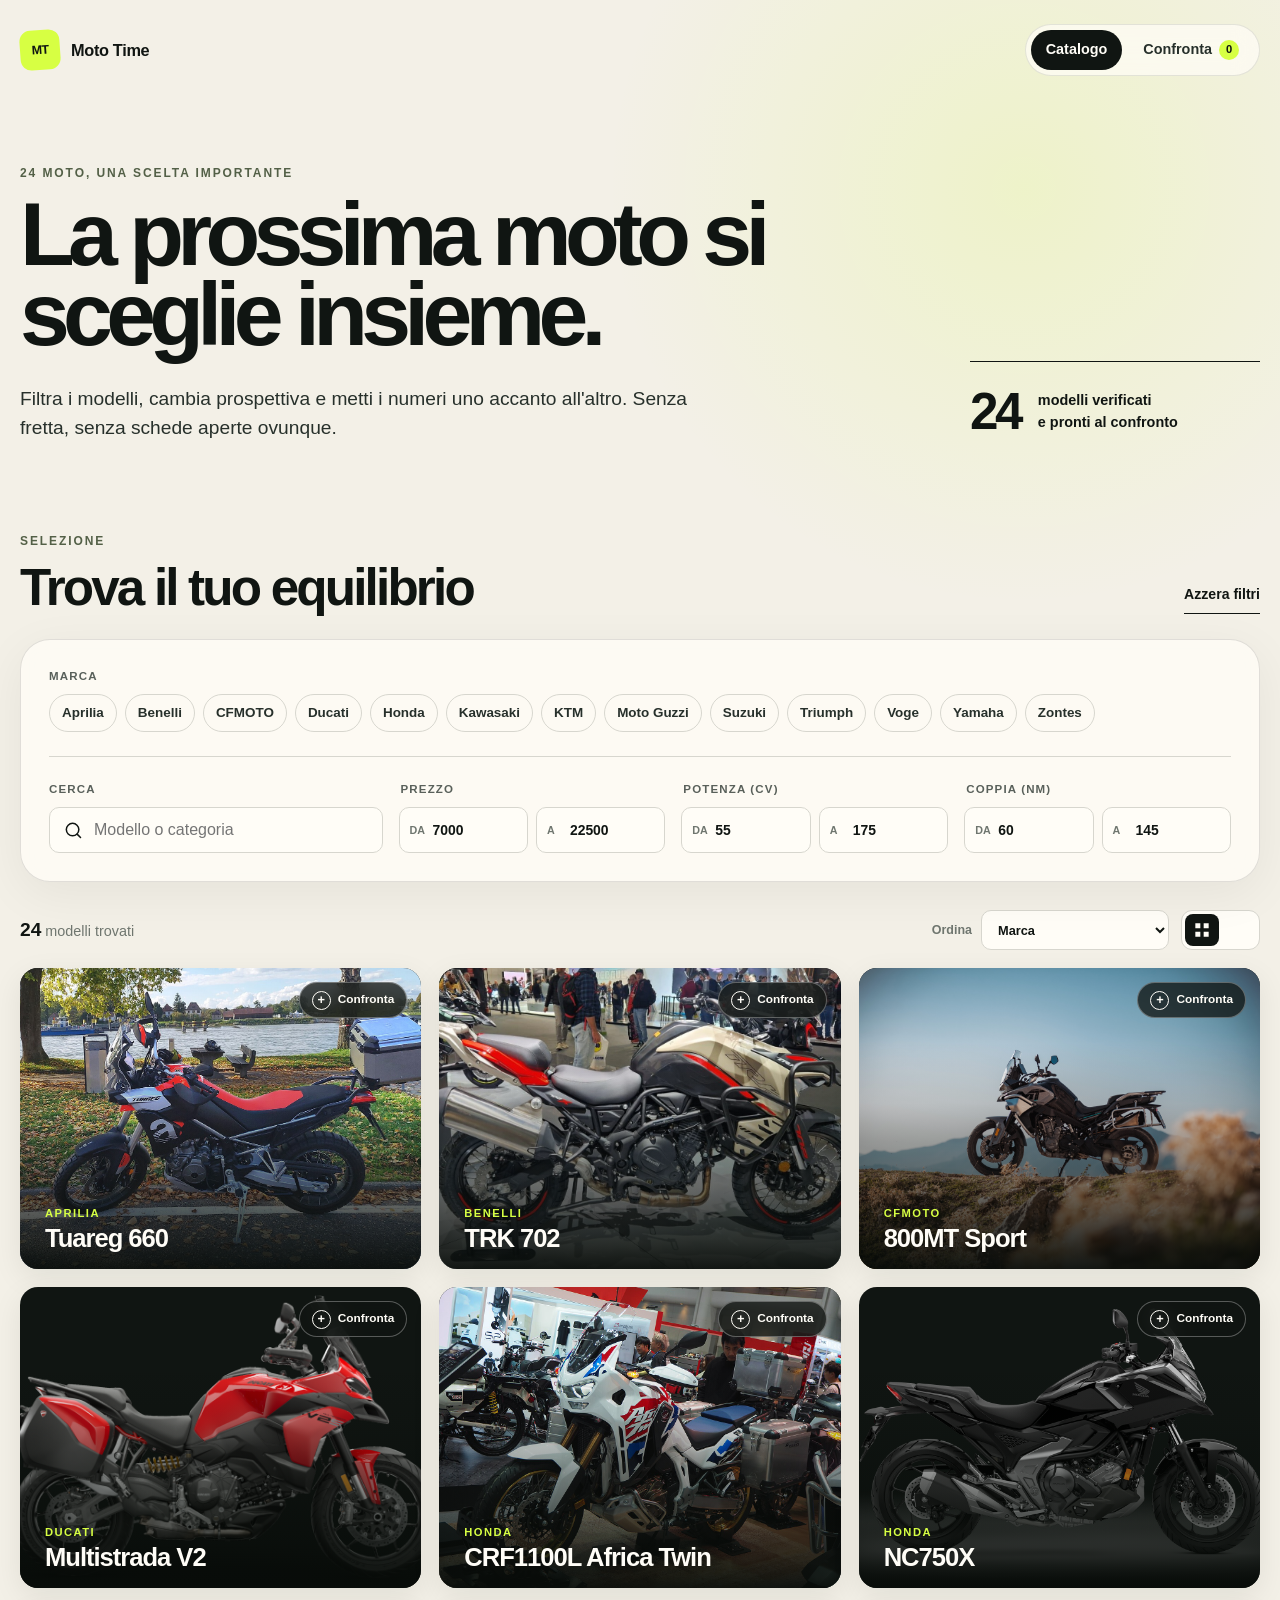
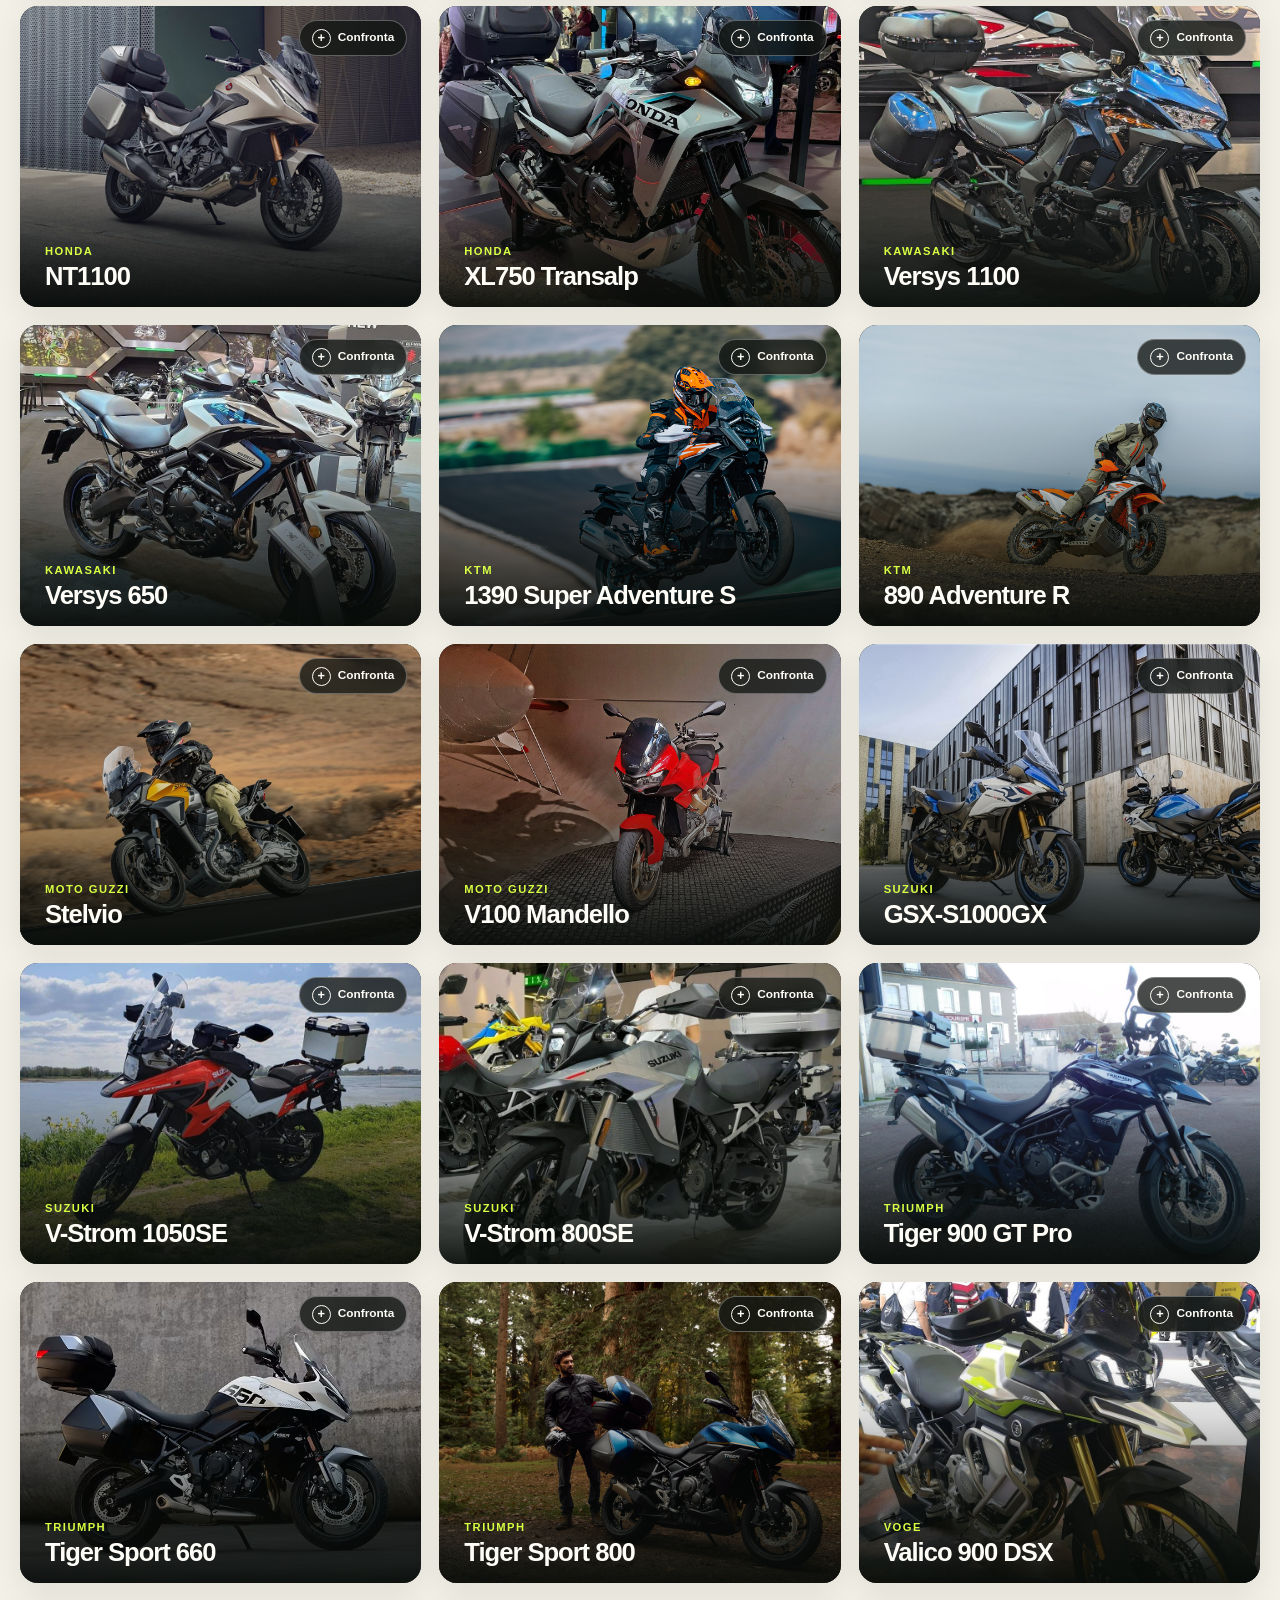
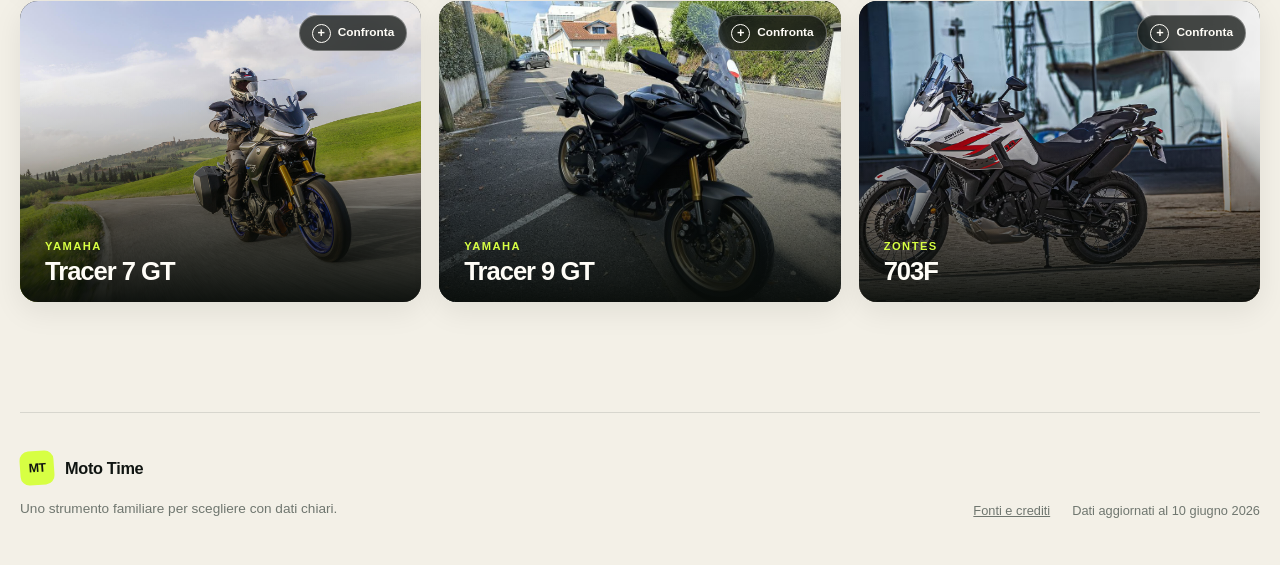
<file: index.html>
<!doctype html>
<html lang="it">
<head>
  <meta charset="utf-8">
  <meta name="viewport" content="width=device-width, initial-scale=1">
  <meta name="description" content="Confronta adventure, crossover e sport tourer per scegliere la prossima moto.">
  <title>Moto Time | Trova la moto giusta</title>
  <link rel="icon" href="assets/images/favicon.svg" type="image/svg+xml">
  <link rel="stylesheet" href="assets/css/styles.css">
</head>
<body data-page="catalog">
  <header class="site-header">
    <a class="brand-mark" href="index.html" aria-label="Moto Time, home">
      <span class="brand-mark__icon">MT</span>
      <span>Moto Time</span>
    </a>
    <nav class="main-nav" aria-label="Navigazione principale">
      <a class="is-active" href="index.html">Catalogo</a>
      <a href="compare.html">Confronta <span class="nav-badge" data-compare-count>0</span></a>
    </nav>
  </header>

  <main>
    <section class="hero">
      <div class="hero__copy">
        <p class="eyebrow">24 moto, una scelta importante</p>
        <h1>La prossima moto si sceglie insieme.</h1>
        <p>Filtra i modelli, cambia prospettiva e metti i numeri uno accanto all'altro. Senza fretta, senza schede aperte ovunque.</p>
      </div>
      <div class="hero__stat" aria-label="Riepilogo catalogo">
        <span class="hero__number">24</span>
        <span>modelli verificati<br>e pronti al confronto</span>
      </div>
    </section>

    <section class="catalog-shell" aria-labelledby="catalog-title">
      <div class="section-heading">
        <div>
          <p class="eyebrow">Selezione</p>
          <h2 id="catalog-title">Trova il tuo equilibrio</h2>
        </div>
        <button class="text-button" id="reset-filters" type="button">Azzera filtri</button>
      </div>

      <div class="filter-panel">
        <div class="filter-group filter-group--brands">
          <span class="filter-label">Marca</span>
          <div class="brand-options" id="brand-options" aria-label="Filtra per marca"></div>
        </div>

        <div class="filter-grid">
          <label class="search-field">
            <span class="filter-label">Cerca</span>
            <span class="input-with-icon">
              <svg aria-hidden="true" viewBox="0 0 24 24"><path d="m21 21-4.35-4.35m2.35-5.15a7.5 7.5 0 1 1-15 0 7.5 7.5 0 0 1 15 0Z"/></svg>
              <input id="search-input" type="search" placeholder="Modello o categoria">
            </span>
          </label>

          <fieldset class="range-field">
            <legend class="filter-label">Prezzo</legend>
            <div class="range-inputs">
              <label><span>da</span><input id="price-min" type="number" step="500" inputmode="numeric"></label>
              <label><span>a</span><input id="price-max" type="number" step="500" inputmode="numeric"></label>
            </div>
          </fieldset>

          <fieldset class="range-field">
            <legend class="filter-label">Potenza (CV)</legend>
            <div class="range-inputs">
              <label><span>da</span><input id="hp-min" type="number" step="5" inputmode="numeric"></label>
              <label><span>a</span><input id="hp-max" type="number" step="5" inputmode="numeric"></label>
            </div>
          </fieldset>

          <fieldset class="range-field">
            <legend class="filter-label">Coppia (Nm)</legend>
            <div class="range-inputs">
              <label><span>da</span><input id="torque-min" type="number" step="5" inputmode="numeric"></label>
              <label><span>a</span><input id="torque-max" type="number" step="5" inputmode="numeric"></label>
            </div>
          </fieldset>
        </div>
      </div>

      <div class="catalog-toolbar">
        <p><strong id="result-count">24</strong> modelli trovati</p>
        <div class="toolbar-actions">
          <label class="sort-control">
            <span>Ordina</span>
            <select id="sort-select">
              <option value="brand">Marca</option>
              <option value="price-asc">Prezzo crescente</option>
              <option value="price-desc">Prezzo decrescente</option>
              <option value="power-desc">Piu potenti</option>
              <option value="weight-asc">Piu leggere</option>
            </select>
          </label>
          <div class="view-switcher" aria-label="Tipo di visualizzazione">
            <button class="is-active" data-view="grid" type="button" aria-label="Vista a griglia" aria-pressed="true">
              <svg aria-hidden="true" viewBox="0 0 24 24"><path d="M4 4h6v6H4zm10 0h6v6h-6zM4 14h6v6H4zm10 0h6v6h-6z"/></svg>
            </button>
            <button data-view="list" type="button" aria-label="Vista a lista" aria-pressed="false">
              <svg aria-hidden="true" viewBox="0 0 24 24"><path d="M8 5h12M8 12h12M8 19h12M4 5h.01M4 12h.01M4 19h.01"/></svg>
            </button>
          </div>
        </div>
      </div>

      <div class="moto-collection moto-grid" id="moto-collection" aria-live="polite"></div>
      <div class="empty-state" id="empty-state" hidden>
        <span class="empty-state__mark">0</span>
        <h3>Nessuna moto con questi filtri</h3>
        <p>Allarga uno dei range oppure azzera la selezione.</p>
      </div>
    </section>
  </main>

  <div id="compare-tray"></div>

  <footer class="site-footer">
    <div>
      <a class="brand-mark brand-mark--footer" href="index.html"><span class="brand-mark__icon">MT</span><span>Moto Time</span></a>
      <p>Uno strumento familiare per scegliere con dati chiari.</p>
    </div>
    <div class="footer-links">
      <a href="credits.html">Fonti e crediti</a>
      <span>Dati aggiornati al 10 giugno 2026</span>
    </div>
  </footer>

  <script src="data/motorcycles.js"></script>
  <script src="assets/js/common.js"></script>
  <script src="assets/js/app.js"></script>
</body>
</html>
</file>
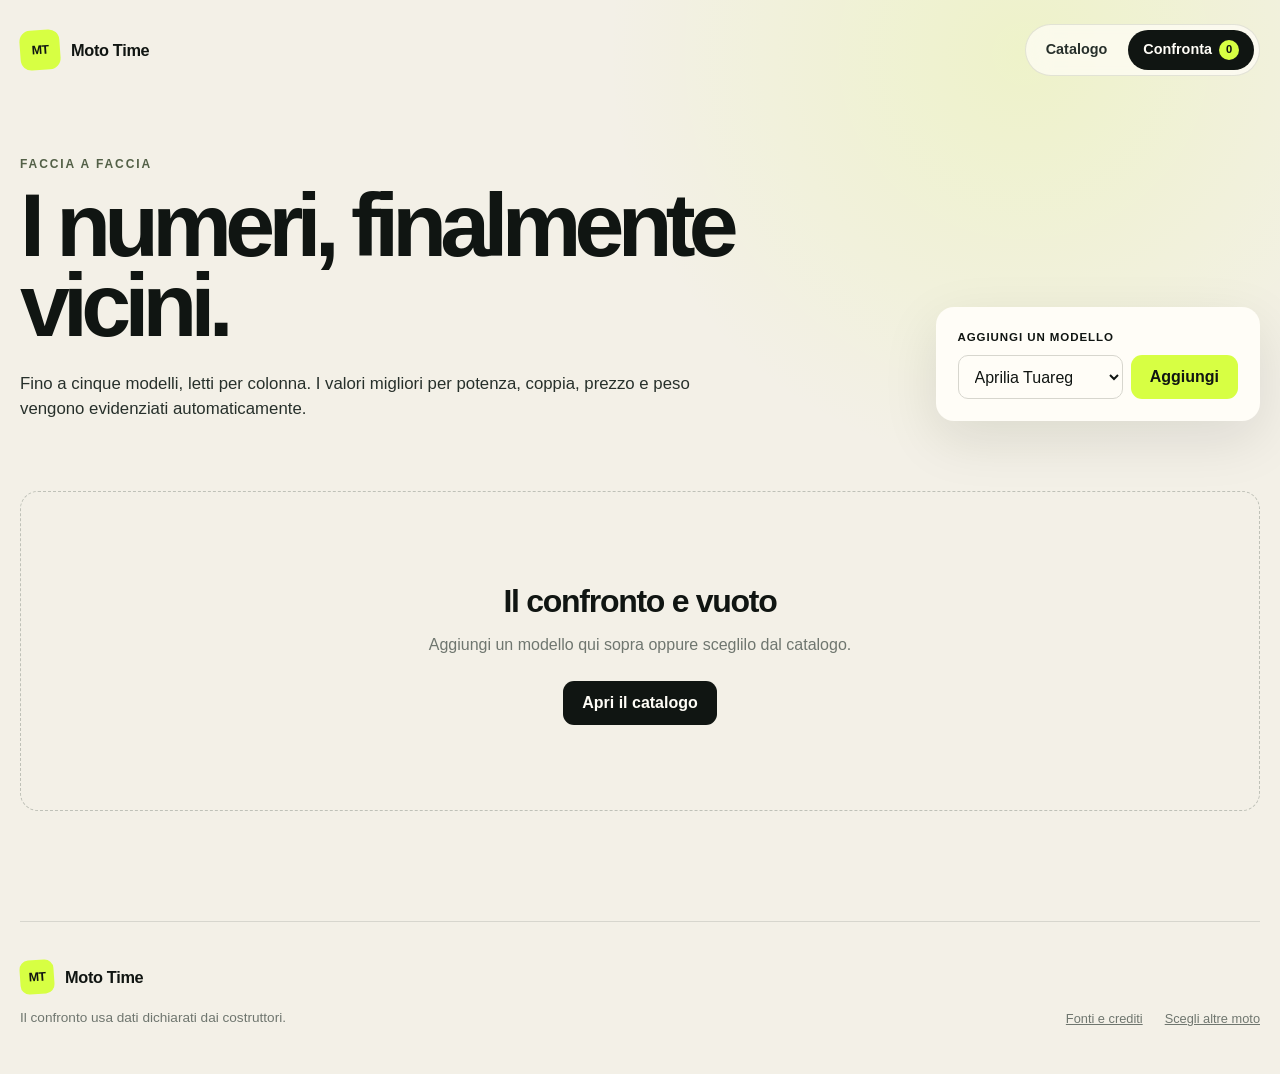
<file: compare.html>
<!doctype html>
<html lang="it">
<head>
  <meta charset="utf-8">
  <meta name="viewport" content="width=device-width, initial-scale=1">
  <meta name="description" content="Confronta direttamente prezzo, potenza, coppia e peso delle moto selezionate.">
  <title>Confronta moto | Moto Time</title>
  <link rel="icon" href="assets/images/favicon.svg" type="image/svg+xml">
  <link rel="stylesheet" href="assets/css/styles.css">
</head>
<body data-page="compare">
  <header class="site-header">
    <a class="brand-mark" href="index.html" aria-label="Moto Time, home"><span class="brand-mark__icon">MT</span><span>Moto Time</span></a>
    <nav class="main-nav" aria-label="Navigazione principale">
      <a href="index.html">Catalogo</a>
      <a class="is-active" href="compare.html">Confronta <span class="nav-badge" data-compare-count>0</span></a>
    </nav>
  </header>

  <main class="compare-page">
    <section class="page-intro">
      <div>
        <p class="eyebrow">Faccia a faccia</p>
        <h1>I numeri, finalmente vicini.</h1>
        <p>Fino a cinque modelli, letti per colonna. I valori migliori per potenza, coppia, prezzo e peso vengono evidenziati automaticamente.</p>
      </div>
      <div class="compare-add">
        <label for="compare-add-select">Aggiungi un modello</label>
        <div>
          <select id="compare-add-select"></select>
          <button class="button button--primary" id="compare-add-button" type="button">Aggiungi</button>
        </div>
      </div>
    </section>

    <section id="compare-root" aria-live="polite"></section>
  </main>

  <footer class="site-footer">
    <div>
      <a class="brand-mark brand-mark--footer" href="index.html"><span class="brand-mark__icon">MT</span><span>Moto Time</span></a>
      <p>Il confronto usa dati dichiarati dai costruttori.</p>
    </div>
    <div class="footer-links"><a href="credits.html">Fonti e crediti</a><a href="index.html">Scegli altre moto</a></div>
  </footer>

  <script src="data/motorcycles.js"></script>
  <script src="assets/js/common.js"></script>
  <script src="assets/js/compare.js"></script>
</body>
</html>
</file>
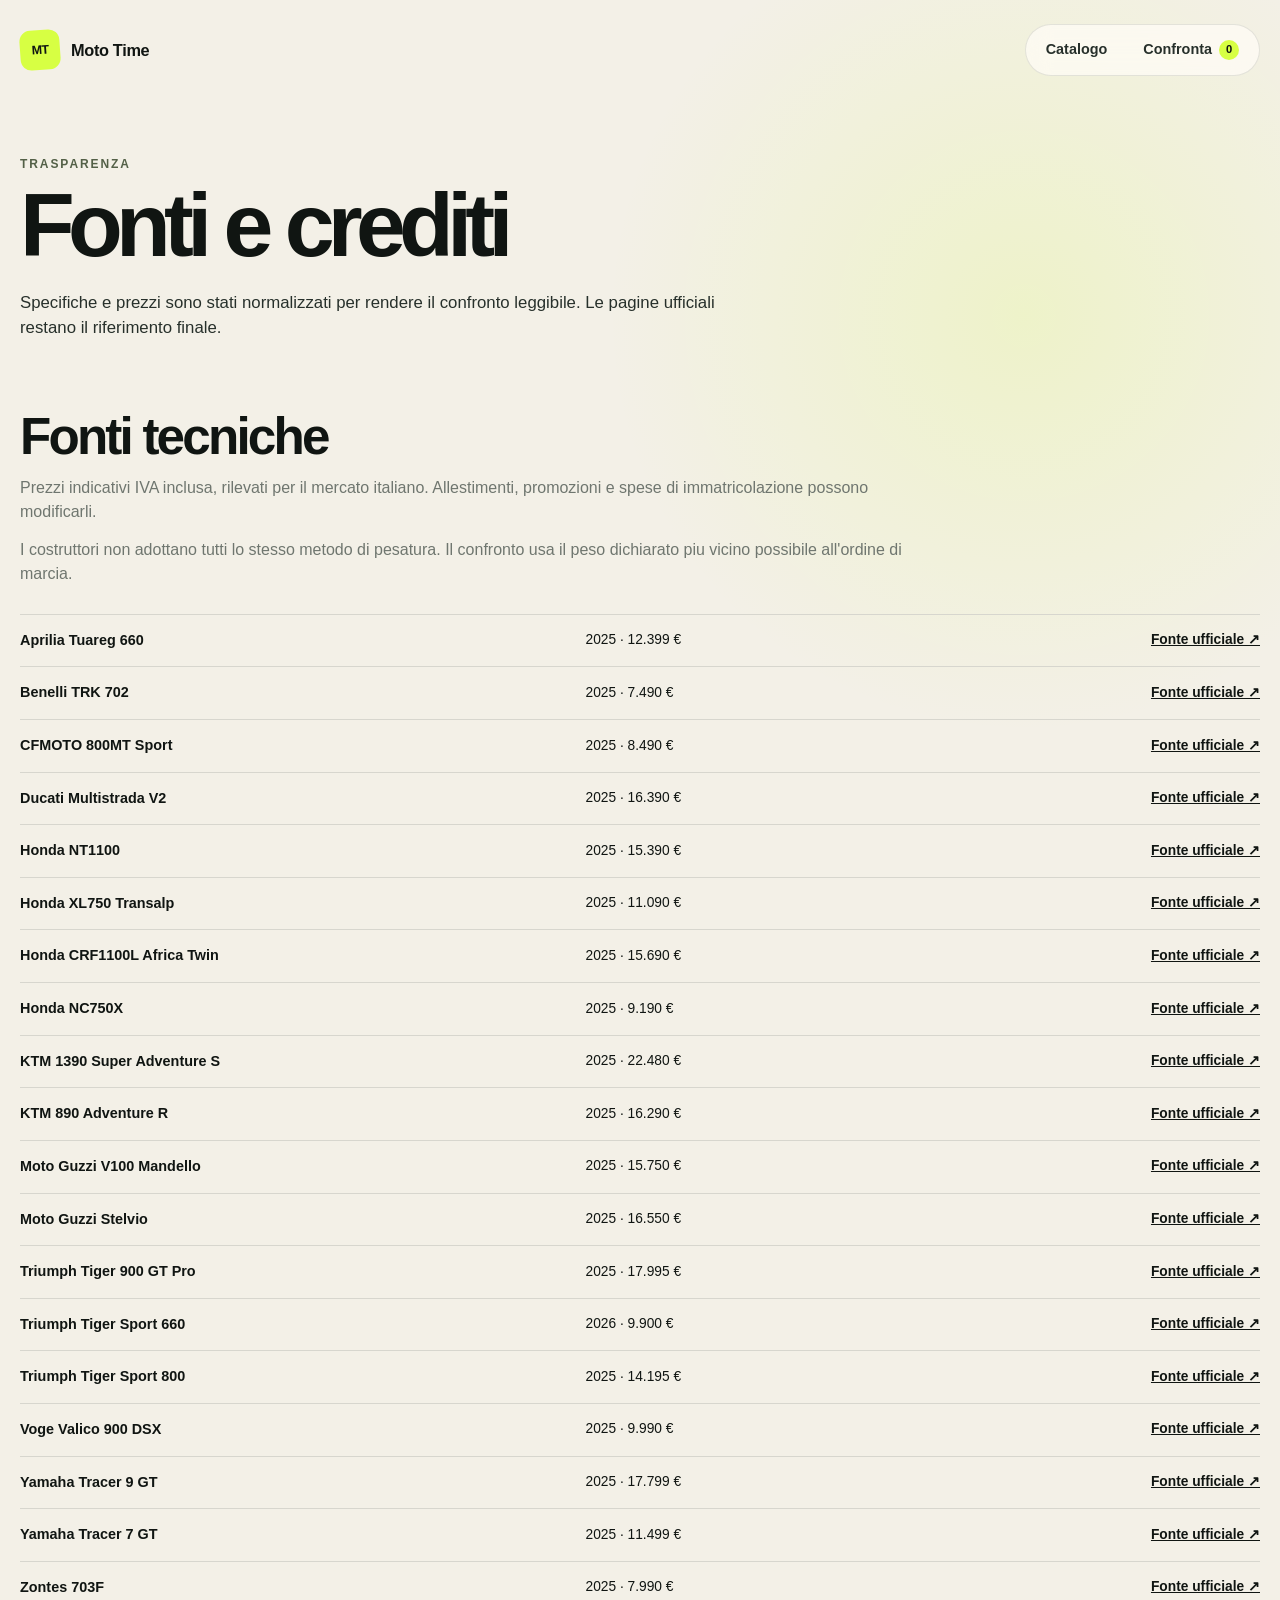
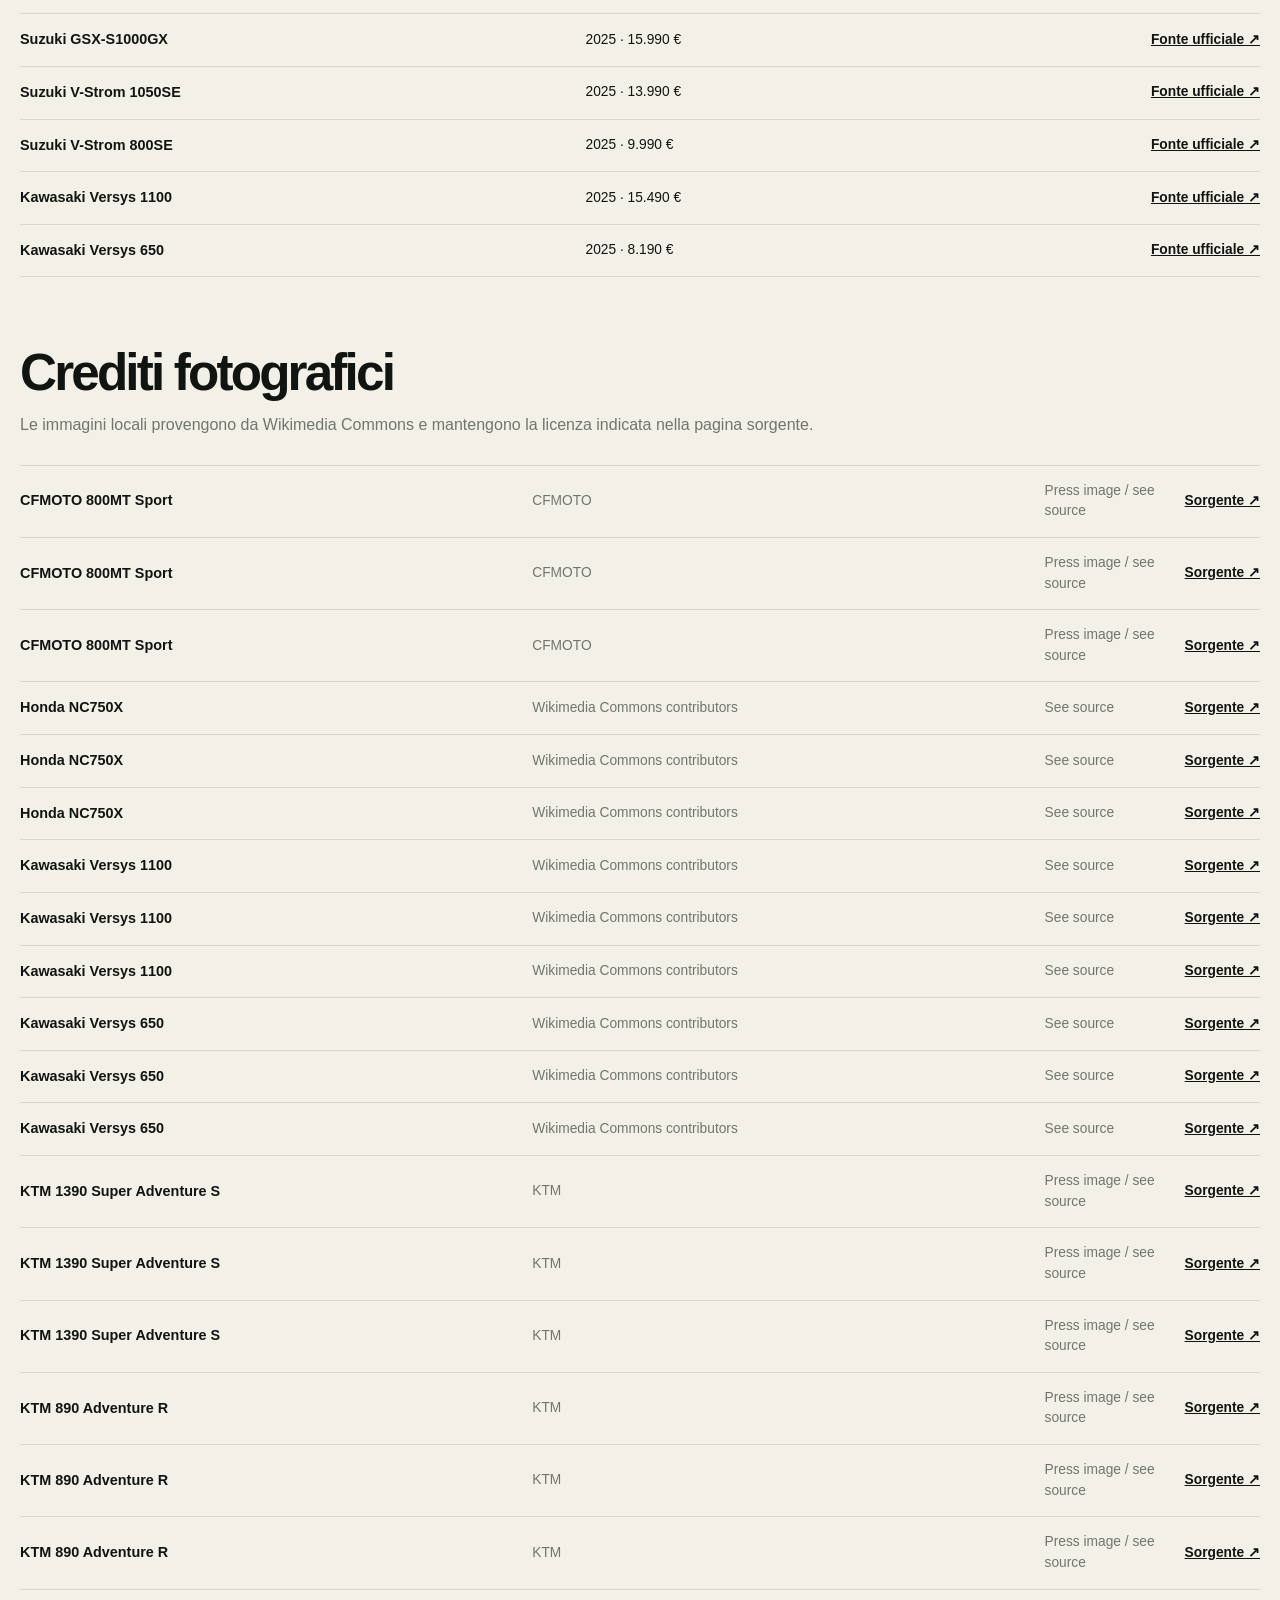
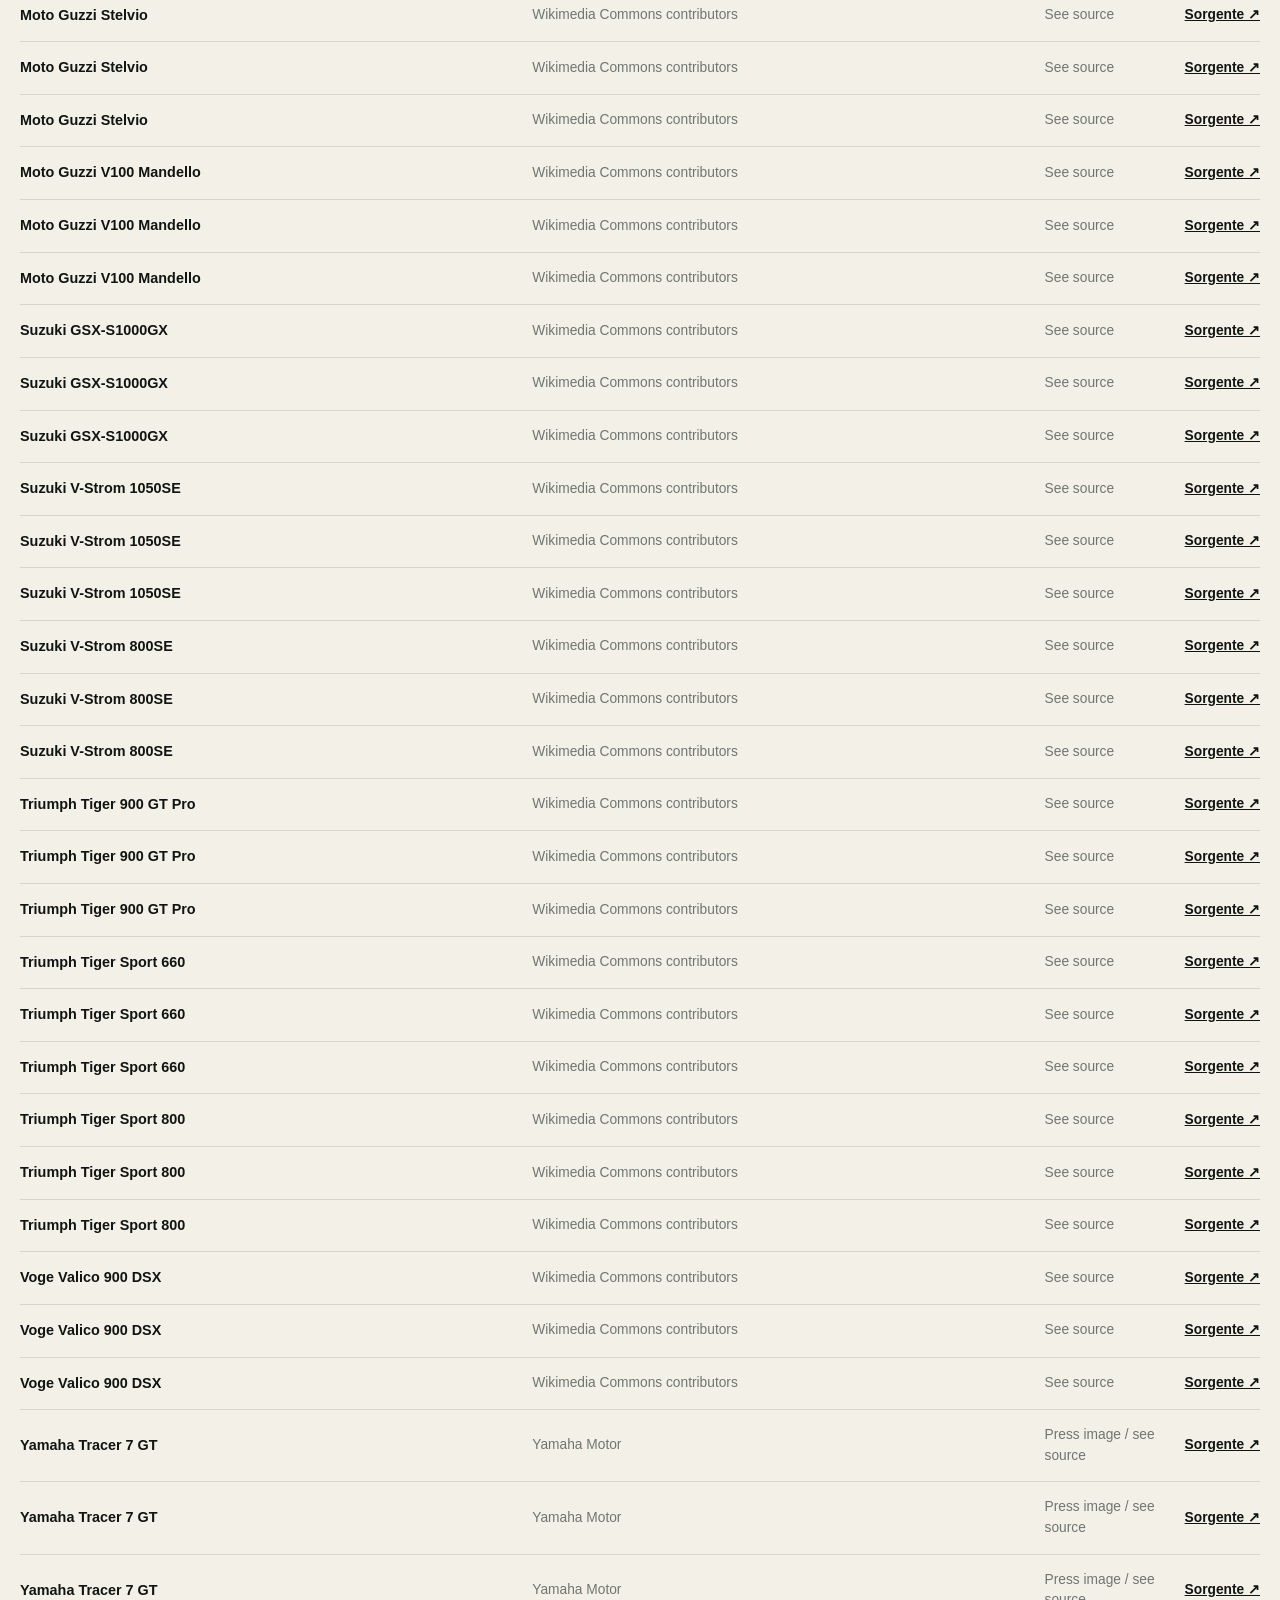
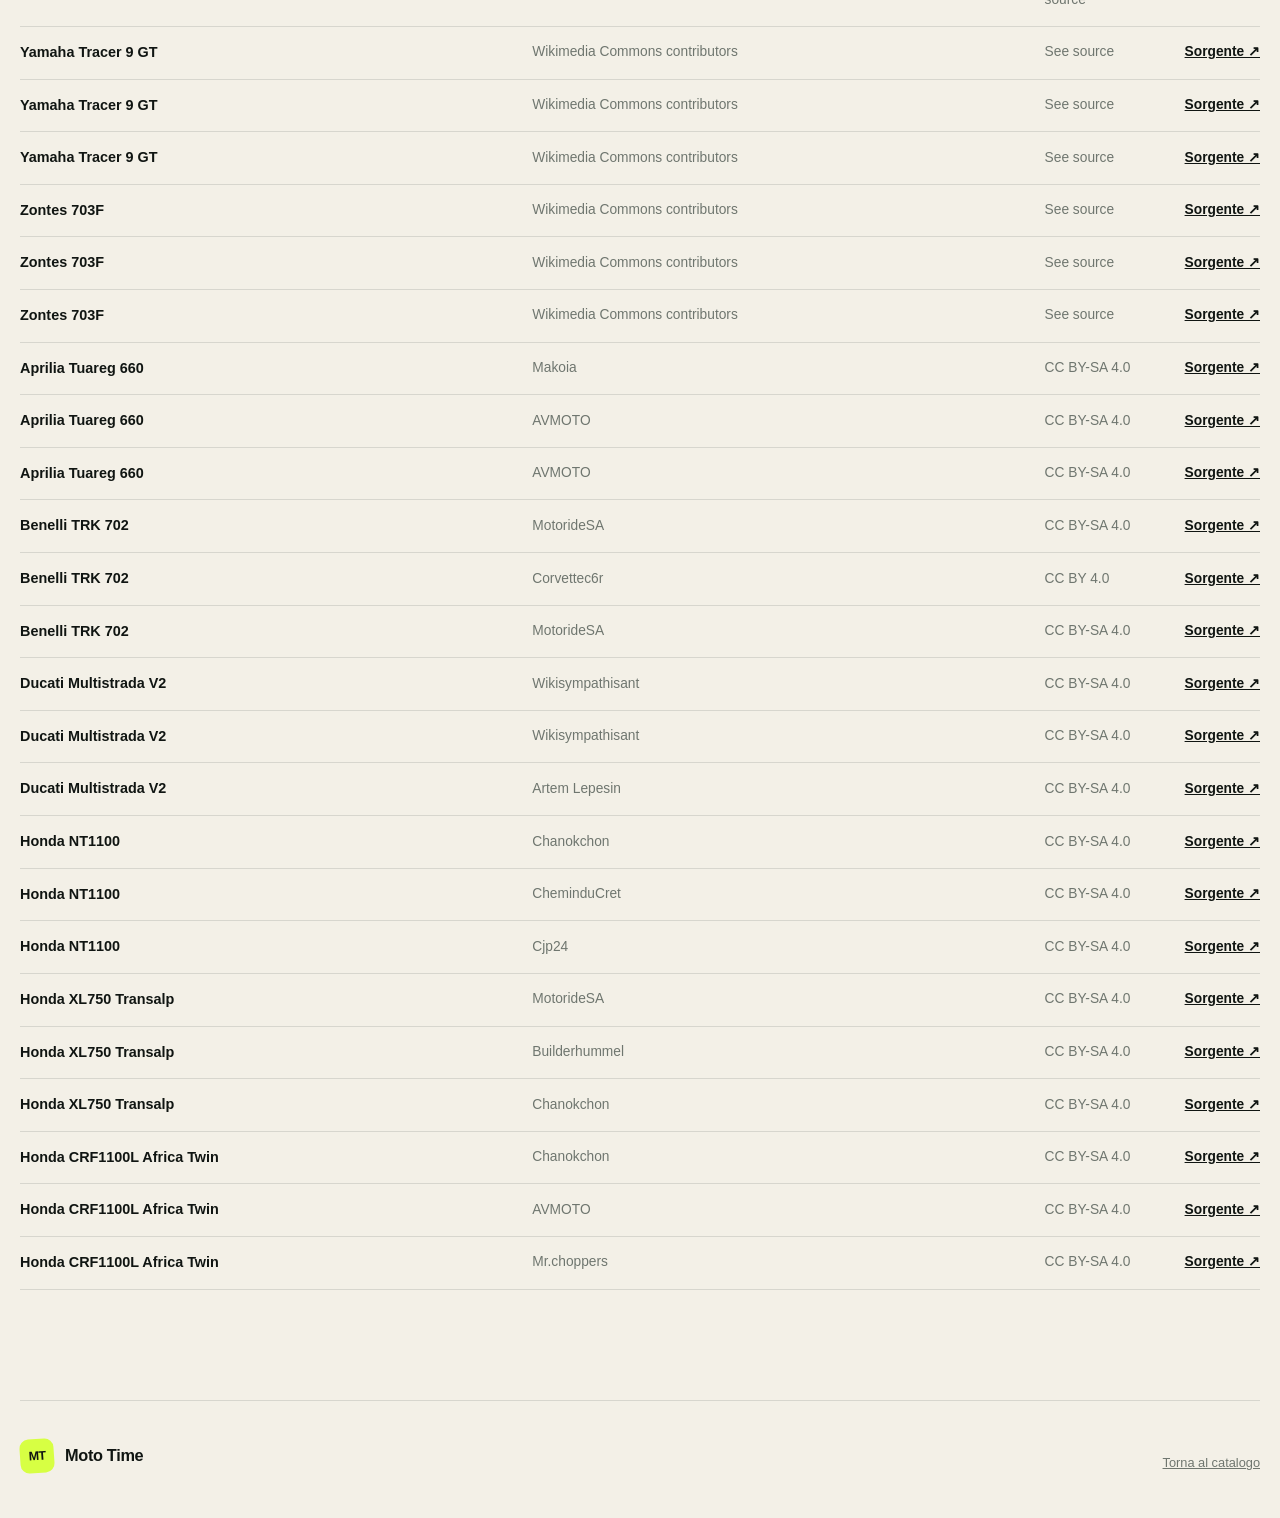
<file: credits.html>
<!doctype html>
<html lang="it">
<head>
  <meta charset="utf-8">
  <meta name="viewport" content="width=device-width, initial-scale=1">
  <meta name="description" content="Fonti dei dati e crediti fotografici di Moto Time.">
  <title>Fonti e crediti | Moto Time</title>
  <link rel="icon" href="assets/images/favicon.svg" type="image/svg+xml">
  <link rel="stylesheet" href="assets/css/styles.css">
</head>
<body data-page="credits">
  <header class="site-header">
    <a class="brand-mark" href="index.html" aria-label="Moto Time, home"><span class="brand-mark__icon">MT</span><span>Moto Time</span></a>
    <nav class="main-nav" aria-label="Navigazione principale">
      <a href="index.html">Catalogo</a>
      <a href="compare.html">Confronta <span class="nav-badge" data-compare-count>0</span></a>
    </nav>
  </header>

  <main class="credits-page">
    <section class="page-intro page-intro--compact">
      <div>
        <p class="eyebrow">Trasparenza</p>
        <h1>Fonti e crediti</h1>
        <p>Specifiche e prezzi sono stati normalizzati per rendere il confronto leggibile. Le pagine ufficiali restano il riferimento finale.</p>
      </div>
    </section>

    <section class="source-section">
      <h2>Fonti tecniche</h2>
      <p class="disclaimer" id="price-disclaimer"></p>
      <p class="disclaimer" id="weight-disclaimer"></p>
      <div class="source-list" id="source-list"></div>
    </section>

    <section class="source-section">
      <h2>Crediti fotografici</h2>
      <p class="disclaimer">Le immagini locali provengono da Wikimedia Commons e mantengono la licenza indicata nella pagina sorgente.</p>
      <div class="credit-list" id="credit-list"><p>Caricamento crediti...</p></div>
    </section>
  </main>

  <footer class="site-footer">
    <div>
      <a class="brand-mark brand-mark--footer" href="index.html"><span class="brand-mark__icon">MT</span><span>Moto Time</span></a>
    </div>
    <div class="footer-links"><a href="index.html">Torna al catalogo</a></div>
  </footer>

  <script src="data/motorcycles.js"></script>
  <script src="assets/js/common.js"></script>
  <script src="assets/js/credits.js"></script>
</body>
</html>
</file>
<file: assets/css/styles.css>
:root {
  --ink: #101512;
  --ink-soft: #27302b;
  --paper: #f3f0e7;
  --paper-bright: #fffdf7;
  --muted: #6f766f;
  --line: #d7d6ce;
  --accent: #d7ff43;
  --accent-dark: #a9cf1d;
  --danger: #c94c3d;
  --radius-sm: 10px;
  --radius-md: 18px;
  --radius-lg: 30px;
  --shadow: 0 18px 55px rgba(16, 21, 18, 0.1);
}

* {
  box-sizing: border-box;
}

html {
  scroll-behavior: smooth;
}

body {
  margin: 0;
  color: var(--ink);
  background:
    radial-gradient(circle at 80% 5%, rgba(215, 255, 67, 0.18), transparent 26rem),
    var(--paper);
  font-family: Inter, "Segoe UI", Arial, sans-serif;
  line-height: 1.5;
}

button,
input,
select {
  font: inherit;
}

button,
a,
select {
  -webkit-tap-highlight-color: transparent;
}

a {
  color: inherit;
}

img {
  display: block;
  max-width: 100%;
}

svg {
  width: 1.25rem;
  height: 1.25rem;
}

.site-header {
  position: relative;
  z-index: 20;
  display: flex;
  align-items: center;
  justify-content: space-between;
  width: min(100% - 40px, 1440px);
  margin: 0 auto;
  padding: 24px 0;
}

.brand-mark {
  display: inline-flex;
  gap: 11px;
  align-items: center;
  color: var(--ink);
  font-size: 1.02rem;
  font-weight: 800;
  letter-spacing: -0.02em;
  text-decoration: none;
}

.brand-mark__icon {
  display: grid;
  width: 40px;
  height: 40px;
  place-items: center;
  border-radius: 11px;
  color: var(--ink);
  background: var(--accent);
  font-size: 0.78rem;
  font-weight: 900;
  letter-spacing: -0.06em;
  transform: rotate(-4deg);
}

.main-nav {
  display: flex;
  align-items: center;
  gap: 6px;
  padding: 5px;
  border: 1px solid rgba(16, 21, 18, 0.1);
  border-radius: 999px;
  background: rgba(255, 253, 247, 0.72);
  backdrop-filter: blur(12px);
}

.main-nav a {
  display: inline-flex;
  gap: 7px;
  align-items: center;
  padding: 9px 15px;
  border-radius: 999px;
  color: var(--ink-soft);
  font-size: 0.9rem;
  font-weight: 700;
  text-decoration: none;
}

.main-nav a:hover,
.main-nav a.is-active {
  color: var(--paper-bright);
  background: var(--ink);
}

.nav-badge {
  display: grid;
  min-width: 20px;
  height: 20px;
  padding: 0 5px;
  place-items: center;
  border-radius: 99px;
  color: var(--ink);
  background: var(--accent);
  font-size: 0.7rem;
  font-weight: 900;
}

.hero {
  display: grid;
  grid-template-columns: minmax(0, 1.7fr) minmax(240px, 0.55fr);
  gap: 54px;
  align-items: end;
  width: min(100% - 40px, 1440px);
  margin: 64px auto 90px;
}

.hero__copy {
  max-width: 900px;
}

.eyebrow {
  margin: 0 0 12px;
  color: #536047;
  font-size: 0.75rem;
  font-weight: 900;
  letter-spacing: 0.16em;
  text-transform: uppercase;
}

.hero h1,
.page-intro h1,
.detail-title h1 {
  margin: 0;
  max-width: 1000px;
  font-size: clamp(3.1rem, 7vw, 7.3rem);
  font-weight: 800;
  letter-spacing: -0.075em;
  line-height: 0.9;
}

.hero__copy > p:last-child {
  max-width: 680px;
  margin: 30px 0 0;
  color: var(--ink-soft);
  font-size: clamp(1.05rem, 1.5vw, 1.3rem);
}

.hero__stat {
  display: flex;
  gap: 18px;
  align-items: center;
  padding: 24px 0 5px;
  border-top: 1px solid var(--ink);
  font-size: 0.9rem;
  font-weight: 700;
}

.hero__number {
  font-size: 3.2rem;
  font-weight: 850;
  letter-spacing: -0.07em;
  line-height: 1;
}

.catalog-shell,
.detail-page,
.compare-page,
.credits-page {
  width: min(100% - 40px, 1440px);
  margin: 0 auto;
}

.section-heading {
  display: flex;
  align-items: end;
  justify-content: space-between;
  margin-bottom: 25px;
}

.section-heading h2,
.source-section h2 {
  margin: 0;
  font-size: clamp(2rem, 4vw, 3.5rem);
  letter-spacing: -0.055em;
  line-height: 1;
}

.text-button {
  padding: 8px 0;
  border: 0;
  border-bottom: 1px solid currentColor;
  color: var(--ink);
  background: transparent;
  font-size: 0.88rem;
  font-weight: 800;
  cursor: pointer;
}

.filter-panel {
  padding: 28px;
  border: 1px solid rgba(16, 21, 18, 0.12);
  border-radius: var(--radius-lg);
  background: rgba(255, 253, 247, 0.78);
  box-shadow: 0 12px 50px rgba(16, 21, 18, 0.06);
  backdrop-filter: blur(14px);
}

.filter-label {
  display: block;
  margin: 0 0 9px;
  color: #59605a;
  font-size: 0.72rem;
  font-weight: 900;
  letter-spacing: 0.1em;
  text-transform: uppercase;
}

.brand-options {
  display: flex;
  flex-wrap: wrap;
  gap: 8px;
}

.brand-chip {
  padding: 8px 12px;
  border: 1px solid var(--line);
  border-radius: 999px;
  color: var(--ink-soft);
  background: transparent;
  font-size: 0.84rem;
  font-weight: 750;
  cursor: pointer;
  transition: 160ms ease;
}

.brand-chip:hover {
  border-color: var(--ink);
}

.brand-chip.is-selected {
  border-color: var(--ink);
  color: var(--paper-bright);
  background: var(--ink);
}

.brand-chip.is-selected::before {
  content: "✓";
  margin-right: 6px;
  color: var(--accent);
}

.filter-grid {
  display: grid;
  grid-template-columns: 1.25fr repeat(3, minmax(180px, 1fr));
  gap: 16px;
  margin-top: 24px;
  padding-top: 24px;
  border-top: 1px solid var(--line);
}

.search-field,
.range-field {
  min-width: 0;
  margin: 0;
  padding: 0;
  border: 0;
}

.input-with-icon {
  position: relative;
  display: block;
}

.input-with-icon svg {
  position: absolute;
  top: 50%;
  left: 14px;
  fill: none;
  stroke: currentColor;
  stroke-linecap: round;
  stroke-width: 1.8;
  transform: translateY(-50%);
}

.input-with-icon input,
.range-inputs input,
.sort-control select,
.compare-add select {
  width: 100%;
  border: 1px solid var(--line);
  border-radius: var(--radius-sm);
  outline: none;
  color: var(--ink);
  background: var(--paper-bright);
  transition: border-color 150ms ease, box-shadow 150ms ease;
}

.input-with-icon input {
  height: 46px;
  padding: 0 14px 0 44px;
}

.input-with-icon input:focus,
.range-inputs input:focus,
.sort-control select:focus,
.compare-add select:focus {
  border-color: var(--ink);
  box-shadow: 0 0 0 3px rgba(215, 255, 67, 0.55);
}

.range-inputs {
  display: grid;
  grid-template-columns: 1fr 1fr;
  gap: 8px;
}

.range-inputs label {
  position: relative;
}

.range-inputs label span {
  position: absolute;
  top: 50%;
  left: 11px;
  z-index: 1;
  color: var(--muted);
  font-size: 0.67rem;
  font-weight: 800;
  text-transform: uppercase;
  transform: translateY(-50%);
}

.range-inputs input {
  height: 46px;
  padding: 0 8px 0 33px;
  font-size: 0.87rem;
  font-weight: 750;
}

.catalog-toolbar {
  display: flex;
  align-items: center;
  justify-content: space-between;
  margin: 28px 0 18px;
}

.catalog-toolbar p {
  margin: 0;
  color: var(--muted);
  font-size: 0.9rem;
}

.catalog-toolbar strong {
  color: var(--ink);
  font-size: 1.2rem;
}

.toolbar-actions {
  display: flex;
  gap: 12px;
  align-items: center;
}

.sort-control {
  display: flex;
  gap: 9px;
  align-items: center;
  color: var(--muted);
  font-size: 0.78rem;
  font-weight: 750;
}

.sort-control select {
  width: auto;
  height: 40px;
  padding: 0 34px 0 12px;
  font-size: 0.8rem;
  font-weight: 750;
}

.view-switcher {
  display: flex;
  gap: 3px;
  padding: 3px;
  border: 1px solid var(--line);
  border-radius: 11px;
  background: var(--paper-bright);
}

.view-switcher button {
  display: grid;
  width: 34px;
  height: 32px;
  padding: 0;
  place-items: center;
  border: 0;
  border-radius: 8px;
  color: var(--muted);
  background: transparent;
  cursor: pointer;
}

.view-switcher button.is-active {
  color: var(--paper-bright);
  background: var(--ink);
}

.view-switcher svg {
  fill: currentColor;
}

.moto-grid {
  display: grid;
  grid-template-columns: repeat(3, minmax(0, 1fr));
  gap: 18px;
}

.moto-card {
  position: relative;
  min-width: 0;
  overflow: hidden;
  border-radius: var(--radius-md);
  background: var(--ink);
  box-shadow: 0 9px 30px rgba(16, 21, 18, 0.08);
  isolation: isolate;
}

.moto-card__link {
  display: block;
  height: 100%;
  color: var(--paper-bright);
  text-decoration: none;
}

.moto-card__image {
  width: 100%;
  aspect-ratio: 4 / 3;
  object-fit: cover;
  transition: transform 500ms cubic-bezier(0.2, 0.75, 0.25, 1), filter 300ms ease;
}

.moto-card::after {
  position: absolute;
  inset: 0;
  z-index: 1;
  background: linear-gradient(to top, rgba(8, 12, 9, 0.95) 0%, rgba(8, 12, 9, 0.15) 55%, transparent 75%);
  content: "";
  pointer-events: none;
}

.moto-card__content {
  position: absolute;
  right: 0;
  bottom: 0;
  left: 0;
  z-index: 2;
  padding: 25px;
  transform: translateY(42px);
  transition: transform 300ms cubic-bezier(0.2, 0.75, 0.25, 1);
}

.moto-card__brand {
  display: block;
  margin-bottom: 4px;
  color: var(--accent);
  font-size: 0.7rem;
  font-weight: 900;
  letter-spacing: 0.13em;
  text-transform: uppercase;
}

.moto-card h3 {
  margin: 0;
  font-size: clamp(1.35rem, 2vw, 2rem);
  letter-spacing: -0.04em;
  line-height: 1.05;
}

.moto-card__quick-specs {
  display: flex;
  gap: 15px;
  margin-top: 15px;
  opacity: 0;
  color: rgba(255, 255, 255, 0.84);
  font-size: 0.8rem;
  font-weight: 750;
  transition: opacity 250ms ease;
}

.moto-card:hover .moto-card__image,
.moto-card:focus-within .moto-card__image {
  filter: saturate(0.8) brightness(0.75);
  transform: scale(1.045);
}

.moto-card:hover .moto-card__content,
.moto-card:focus-within .moto-card__content {
  transform: translateY(0);
}

.moto-card:hover .moto-card__quick-specs,
.moto-card:focus-within .moto-card__quick-specs {
  opacity: 1;
}

.compare-toggle {
  position: absolute;
  top: 14px;
  right: 14px;
  z-index: 4;
  display: inline-flex;
  gap: 7px;
  align-items: center;
  min-height: 36px;
  padding: 0 12px;
  border: 1px solid rgba(255, 255, 255, 0.3);
  border-radius: 999px;
  color: var(--paper-bright);
  background: rgba(16, 21, 18, 0.76);
  font-size: 0.74rem;
  font-weight: 850;
  cursor: pointer;
  backdrop-filter: blur(10px);
}

.compare-toggle::before {
  display: grid;
  width: 17px;
  height: 17px;
  place-items: center;
  border: 1px solid currentColor;
  border-radius: 50%;
  content: "+";
  font-size: 0.8rem;
  line-height: 1;
}

.compare-toggle.is-selected {
  border-color: var(--accent);
  color: var(--ink);
  background: var(--accent);
}

.compare-toggle.is-selected::before {
  content: "✓";
}

.moto-list {
  display: grid;
  gap: 10px;
}

.moto-list .moto-card {
  min-height: 136px;
  border: 1px solid var(--line);
  background: var(--paper-bright);
  box-shadow: none;
}

.moto-list .moto-card::after {
  display: none;
}

.moto-list .moto-card__link {
  display: grid;
  grid-template-columns: 180px minmax(220px, 1fr) minmax(380px, 1.7fr);
  align-items: center;
  min-height: 136px;
  color: var(--ink);
}

.moto-list .moto-card__image {
  width: 180px;
  height: 136px;
  aspect-ratio: auto;
}

.moto-list .moto-card__content {
  position: static;
  padding: 22px 24px;
  transform: none;
}

.moto-list .moto-card__brand {
  color: #607147;
}

.moto-list .moto-card h3 {
  font-size: 1.35rem;
}

.moto-list .moto-card__quick-specs {
  display: grid;
  grid-template-columns: repeat(4, 1fr);
  gap: 8px;
  margin: 0;
  padding: 0 90px 0 10px;
  opacity: 1;
  color: var(--ink-soft);
}

.moto-list .moto-card__quick-specs span {
  display: flex;
  flex-direction: column;
  padding-left: 16px;
  border-left: 1px solid var(--line);
  font-size: 1rem;
  font-weight: 850;
}

.moto-list .moto-card__quick-specs span::before {
  margin-bottom: 3px;
  color: var(--muted);
  font-size: 0.65rem;
  font-weight: 800;
  letter-spacing: 0.07em;
  text-transform: uppercase;
}

.moto-list .moto-card__quick-specs span:nth-child(1)::before { content: "Prezzo"; }
.moto-list .moto-card__quick-specs span:nth-child(2)::before { content: "Potenza"; }
.moto-list .moto-card__quick-specs span:nth-child(3)::before { content: "Coppia"; }
.moto-list .moto-card__quick-specs span:nth-child(4)::before { content: "Peso"; }

.moto-list .moto-card:hover .moto-card__image {
  filter: none;
  transform: scale(1.03);
}

.moto-list .compare-toggle {
  top: 50%;
  border-color: var(--line);
  color: var(--ink);
  background: var(--paper);
  transform: translateY(-50%);
}

.moto-list .compare-toggle.is-selected {
  border-color: var(--accent-dark);
  background: var(--accent);
}

.empty-state {
  padding: 90px 20px;
  border: 1px dashed #bbbdb4;
  border-radius: var(--radius-md);
  text-align: center;
}

.empty-state__mark {
  display: block;
  color: #c8c9c1;
  font-size: 7rem;
  font-weight: 900;
  letter-spacing: -0.1em;
  line-height: 0.8;
}

.empty-state h3 {
  margin: 22px 0 5px;
  font-size: 1.5rem;
}

.empty-state p {
  margin: 0;
  color: var(--muted);
}

.compare-tray {
  position: fixed;
  right: 24px;
  bottom: 24px;
  left: 24px;
  z-index: 30;
  display: flex;
  gap: 20px;
  align-items: center;
  justify-content: space-between;
  width: min(calc(100% - 48px), 920px);
  margin: 0 auto;
  padding: 12px 14px 12px 18px;
  border: 1px solid rgba(255, 255, 255, 0.16);
  border-radius: 18px;
  color: var(--paper-bright);
  background: rgba(16, 21, 18, 0.94);
  box-shadow: 0 18px 60px rgba(0, 0, 0, 0.3);
  backdrop-filter: blur(14px);
  animation: tray-in 220ms ease-out;
}

@keyframes tray-in {
  from { opacity: 0; transform: translateY(18px); }
  to { opacity: 1; transform: translateY(0); }
}

.compare-tray__items {
  display: flex;
  gap: 8px;
  min-width: 0;
  overflow: hidden;
}

.compare-tray__item {
  display: flex;
  gap: 8px;
  align-items: center;
  min-width: 0;
  padding: 5px 9px 5px 5px;
  border: 1px solid rgba(255, 255, 255, 0.14);
  border-radius: 10px;
  font-size: 0.75rem;
  font-weight: 750;
}

.compare-tray__item img {
  width: 38px;
  height: 30px;
  border-radius: 6px;
  object-fit: cover;
}

.compare-tray__item span {
  max-width: 105px;
  overflow: hidden;
  text-overflow: ellipsis;
  white-space: nowrap;
}

.compare-tray__item button {
  padding: 2px;
  border: 0;
  color: #a9afa9;
  background: transparent;
  cursor: pointer;
}

.button {
  display: inline-flex;
  gap: 8px;
  align-items: center;
  justify-content: center;
  min-height: 44px;
  padding: 0 18px;
  border: 1px solid transparent;
  border-radius: 11px;
  font-weight: 850;
  text-decoration: none;
  cursor: pointer;
}

.button--primary {
  color: var(--ink);
  background: var(--accent);
}

.button--primary:hover {
  background: #e1ff70;
}

.button--dark {
  color: var(--paper-bright);
  background: var(--ink);
}

.button--outline {
  border-color: var(--line);
  color: var(--ink);
  background: transparent;
}

.button--outline:hover {
  border-color: var(--ink);
}

.site-footer {
  display: flex;
  align-items: end;
  justify-content: space-between;
  width: min(100% - 40px, 1440px);
  margin: 110px auto 0;
  padding: 38px 0 45px;
  border-top: 1px solid var(--line);
}

.brand-mark--footer .brand-mark__icon {
  width: 34px;
  height: 34px;
  border-radius: 9px;
}

.site-footer p {
  margin: 14px 0 0;
  color: var(--muted);
  font-size: 0.85rem;
}

.footer-links {
  display: flex;
  gap: 22px;
  align-items: center;
  color: var(--muted);
  font-size: 0.8rem;
}

.footer-links a:hover {
  color: var(--ink);
}

/* Detail page */
.detail-page {
  margin-top: 45px;
}

.breadcrumb {
  display: flex;
  gap: 8px;
  align-items: center;
  margin-bottom: 30px;
  color: var(--muted);
  font-size: 0.82rem;
}

.breadcrumb a {
  font-weight: 750;
}

.detail-layout {
  display: grid;
  grid-template-columns: minmax(0, 1.2fr) minmax(360px, 0.8fr);
  gap: 58px;
  align-items: start;
}

.gallery-main {
  overflow: hidden;
  border-radius: 24px;
  background: var(--ink);
}

.gallery-main img {
  width: 100%;
  aspect-ratio: 4 / 3;
  object-fit: cover;
}

.gallery-thumbs {
  display: grid;
  grid-template-columns: repeat(3, 1fr);
  gap: 10px;
  margin-top: 10px;
}

.gallery-thumbs button {
  padding: 0;
  overflow: hidden;
  border: 2px solid transparent;
  border-radius: 12px;
  background: var(--ink);
  cursor: pointer;
}

.gallery-thumbs button.is-active {
  border-color: var(--accent-dark);
}

.gallery-thumbs img {
  width: 100%;
  aspect-ratio: 16 / 9;
  object-fit: cover;
  opacity: 0.75;
}

.gallery-thumbs button.is-active img,
.gallery-thumbs button:hover img {
  opacity: 1;
}

.detail-title {
  padding-top: 8px;
}

.detail-title h1 {
  font-size: clamp(3.3rem, 6vw, 6.8rem);
}

.detail-price {
  display: flex;
  align-items: baseline;
  gap: 9px;
  margin: 25px 0 0;
}

.detail-price strong {
  font-size: 2rem;
  letter-spacing: -0.04em;
}

.detail-price span {
  color: var(--muted);
  font-size: 0.78rem;
}

.detail-description {
  margin: 24px 0;
  color: var(--ink-soft);
  font-size: 1.04rem;
}

.highlight-list {
  display: flex;
  flex-wrap: wrap;
  gap: 8px;
  margin: 0 0 28px;
  padding: 0;
  list-style: none;
}

.highlight-list li {
  padding: 7px 10px;
  border: 1px solid #cdd3b8;
  border-radius: 999px;
  color: #465332;
  background: rgba(215, 255, 67, 0.18);
  font-size: 0.76rem;
  font-weight: 800;
}

.detail-actions {
  display: flex;
  flex-wrap: wrap;
  gap: 10px;
}

.detail-specs {
  display: grid;
  grid-template-columns: repeat(4, 1fr);
  margin: 70px 0;
  border-top: 1px solid var(--ink);
  border-bottom: 1px solid var(--ink);
}

.detail-spec {
  padding: 25px 20px;
  border-right: 1px solid var(--line);
}

.detail-spec:nth-child(4n) {
  border-right: 0;
}

.detail-spec:nth-child(n + 5) {
  border-top: 1px solid var(--line);
}

.detail-spec span {
  display: block;
  margin-bottom: 5px;
  color: var(--muted);
  font-size: 0.68rem;
  font-weight: 850;
  letter-spacing: 0.09em;
  text-transform: uppercase;
}

.detail-spec strong {
  font-size: 1.25rem;
  letter-spacing: -0.025em;
}

.photo-search {
  display: grid;
  grid-template-columns: 1fr auto;
  gap: 20px;
  align-items: center;
  padding: 28px 32px;
  border-radius: var(--radius-md);
  color: var(--paper-bright);
  background: var(--ink);
}

.photo-search h2 {
  margin: 0 0 5px;
  font-size: 1.45rem;
  letter-spacing: -0.035em;
}

.photo-search p {
  margin: 0;
  color: #b8beb9;
  font-size: 0.88rem;
}

.related-section {
  margin-top: 75px;
}

.related-section .section-heading {
  align-items: center;
}

.related-section .moto-grid {
  grid-template-columns: repeat(3, 1fr);
}

.loading-state,
.not-found {
  padding: 100px 20px;
  text-align: center;
}

/* Compare page */
.compare-page {
  margin-top: 55px;
}

.page-intro {
  display: grid;
  grid-template-columns: minmax(0, 1.45fr) minmax(320px, 0.55fr);
  gap: 60px;
  align-items: end;
  margin-bottom: 70px;
}

.page-intro h1 {
  font-size: clamp(3.6rem, 7vw, 7rem);
}

.page-intro > div > p:last-child {
  max-width: 710px;
  margin: 25px 0 0;
  color: var(--ink-soft);
  font-size: 1.05rem;
}

.page-intro--compact {
  grid-template-columns: 1fr;
  margin-top: 55px;
}

.compare-add {
  padding: 22px;
  border-radius: var(--radius-md);
  background: var(--paper-bright);
  box-shadow: var(--shadow);
}

.compare-add > label {
  display: block;
  margin-bottom: 9px;
  font-size: 0.72rem;
  font-weight: 900;
  letter-spacing: 0.08em;
  text-transform: uppercase;
}

.compare-add > div {
  display: grid;
  grid-template-columns: 1fr auto;
  gap: 8px;
}

.compare-add select {
  min-width: 0;
  height: 44px;
  padding: 0 34px 0 12px;
}

.comparison-wrap {
  overflow-x: auto;
  border: 1px solid var(--line);
  border-radius: var(--radius-md);
  background: var(--paper-bright);
  box-shadow: 0 18px 55px rgba(16, 21, 18, 0.07);
}

.comparison-table {
  width: 100%;
  min-width: 860px;
  border-collapse: separate;
  border-spacing: 0;
}

.comparison-table th,
.comparison-table td {
  min-width: 210px;
  padding: 20px;
  border-right: 1px solid var(--line);
  border-bottom: 1px solid var(--line);
  text-align: center;
}

.comparison-table tr:last-child th,
.comparison-table tr:last-child td {
  border-bottom: 0;
}

.comparison-table td:last-child {
  border-right: 0;
}

.comparison-table th[scope="row"] {
  position: sticky;
  left: 0;
  z-index: 2;
  min-width: 150px;
  color: var(--muted);
  background: #f7f5ee;
  font-size: 0.7rem;
  font-weight: 900;
  letter-spacing: 0.09em;
  text-align: left;
  text-transform: uppercase;
}

.comparison-photo {
  position: relative;
  padding: 10px !important;
}

.comparison-photo img {
  width: 100%;
  height: 175px;
  border-radius: 12px;
  object-fit: cover;
}

.comparison-remove {
  position: absolute;
  top: 18px;
  right: 18px;
  display: grid;
  width: 30px;
  height: 30px;
  place-items: center;
  border: 0;
  border-radius: 50%;
  color: var(--paper-bright);
  background: rgba(16, 21, 18, 0.8);
  cursor: pointer;
}

.comparison-name a {
  font-size: 1.08rem;
  font-weight: 900;
  letter-spacing: -0.025em;
  text-decoration: none;
}

.comparison-name span {
  display: block;
  margin-bottom: 3px;
  color: var(--muted);
  font-size: 0.7rem;
  font-weight: 800;
  text-transform: uppercase;
}

.comparison-value {
  font-size: 1.05rem;
  font-weight: 850;
}

.comparison-value.is-best {
  background: rgba(215, 255, 67, 0.36);
  box-shadow: inset 0 -3px 0 var(--accent-dark);
}

.compare-empty {
  padding: 85px 25px;
  border: 1px dashed #bfc1b8;
  border-radius: var(--radius-md);
  text-align: center;
}

.compare-empty h2 {
  margin: 0 0 8px;
  font-size: 2rem;
  letter-spacing: -0.04em;
}

.compare-empty p {
  margin: 0 0 24px;
  color: var(--muted);
}

/* Sources */
.source-section {
  margin-top: 70px;
}

.disclaimer {
  max-width: 900px;
  margin: 14px 0 0;
  color: var(--muted);
}

.source-list,
.credit-list {
  margin-top: 28px;
  border-top: 1px solid var(--line);
}

.source-row,
.credit-row {
  display: grid;
  grid-template-columns: 1fr 1fr auto;
  gap: 20px;
  align-items: center;
  padding: 15px 0;
  border-bottom: 1px solid var(--line);
  font-size: 0.86rem;
}

.source-row strong,
.credit-row strong {
  font-size: 0.9rem;
}

.source-row a,
.credit-row a {
  font-weight: 800;
}

.credit-row {
  grid-template-columns: 1fr 1fr 120px auto;
}

.credit-row span {
  color: var(--muted);
}

@media (max-width: 1100px) {
  .filter-grid {
    grid-template-columns: repeat(2, 1fr);
  }

  .moto-grid {
    grid-template-columns: repeat(2, minmax(0, 1fr));
  }

  .moto-list .moto-card__link {
    grid-template-columns: 160px minmax(190px, 0.7fr) minmax(340px, 1.3fr);
  }

  .moto-list .moto-card__image {
    width: 160px;
  }

  .detail-layout {
    gap: 35px;
  }

  .detail-specs {
    grid-template-columns: repeat(2, 1fr);
  }

  .detail-spec:nth-child(2n) {
    border-right: 0;
  }

  .detail-spec:nth-child(n + 3) {
    border-top: 1px solid var(--line);
  }

  .page-intro {
    grid-template-columns: 1fr;
  }

  .compare-add {
    max-width: 620px;
  }
}

@media (max-width: 760px) {
  .site-header {
    width: min(100% - 24px, 1440px);
    padding: 15px 0;
  }

  .brand-mark > span:last-child {
    display: none;
  }

  .main-nav a {
    padding: 8px 11px;
    font-size: 0.78rem;
  }

  .hero,
  .catalog-shell,
  .detail-page,
  .compare-page,
  .credits-page,
  .site-footer {
    width: min(100% - 24px, 1440px);
  }

  .hero {
    grid-template-columns: 1fr;
    gap: 25px;
    margin: 48px auto 65px;
  }

  .hero h1,
  .page-intro h1,
  .detail-title h1 {
    font-size: clamp(3rem, 15vw, 5.2rem);
  }

  .hero__stat {
    max-width: 330px;
  }

  .section-heading {
    align-items: center;
  }

  .filter-panel {
    padding: 20px;
    border-radius: 22px;
  }

  .brand-options {
    flex-wrap: nowrap;
    margin-right: -20px;
    padding-right: 20px;
    overflow-x: auto;
    scrollbar-width: none;
  }

  .brand-chip {
    flex: 0 0 auto;
  }

  .filter-grid {
    grid-template-columns: 1fr;
  }

  .catalog-toolbar {
    align-items: flex-end;
  }

  .sort-control > span {
    display: none;
  }

  .sort-control select {
    max-width: 150px;
  }

  .moto-grid {
    grid-template-columns: 1fr;
  }

  .moto-card__content {
    transform: translateY(0);
  }

  .moto-card__quick-specs {
    opacity: 1;
  }

  .moto-list .moto-card {
    min-height: 112px;
  }

  .moto-list .moto-card__link {
    grid-template-columns: 112px minmax(0, 1fr);
    min-height: 112px;
  }

  .moto-list .moto-card__image {
    width: 112px;
    height: 112px;
  }

  .moto-list .moto-card__content {
    padding: 15px;
  }

  .moto-list .moto-card h3 {
    padding-right: 33px;
    font-size: 1rem;
  }

  .moto-list .moto-card__quick-specs {
    grid-column: 1 / -1;
    grid-template-columns: repeat(4, 1fr);
    padding: 0 12px 14px;
  }

  .moto-list .moto-card__quick-specs span {
    padding-left: 8px;
    font-size: 0.78rem;
  }

  .moto-list .compare-toggle {
    top: 13px;
    right: 12px;
    min-width: 34px;
    min-height: 34px;
    padding: 0;
    transform: none;
  }

  .moto-list .compare-toggle span {
    display: none;
  }

  .detail-page {
    margin-top: 25px;
  }

  .detail-layout {
    grid-template-columns: 1fr;
  }

  .detail-title {
    padding-top: 10px;
  }

  .detail-specs {
    margin: 45px 0;
  }

  .detail-spec {
    padding: 18px 12px;
  }

  .photo-search {
    grid-template-columns: 1fr;
    padding: 24px;
  }

  .related-section .moto-grid {
    grid-template-columns: 1fr;
  }

  .compare-page,
  .page-intro--compact {
    margin-top: 35px;
  }

  .page-intro {
    gap: 32px;
    margin-bottom: 45px;
  }

  .compare-add > div {
    grid-template-columns: 1fr;
  }

  .compare-tray {
    right: 12px;
    bottom: 12px;
    left: 12px;
    width: calc(100% - 24px);
  }

  .compare-tray__item {
    display: none;
  }

  .compare-tray__items::after {
    content: attr(data-count) " moto selezionate";
    font-size: 0.8rem;
    font-weight: 800;
  }

  .site-footer {
    align-items: start;
    flex-direction: column;
    gap: 28px;
    margin-top: 70px;
  }

  .brand-mark--footer > span:last-child {
    display: inline;
  }

  .footer-links {
    align-items: start;
    flex-direction: column;
    gap: 8px;
  }

  .source-row,
  .credit-row {
    grid-template-columns: 1fr;
    gap: 5px;
  }
}

@media (prefers-reduced-motion: reduce) {
  *,
  *::before,
  *::after {
    scroll-behavior: auto !important;
    transition-duration: 0.01ms !important;
    animation-duration: 0.01ms !important;
    animation-iteration-count: 1 !important;
  }
}
</file>
